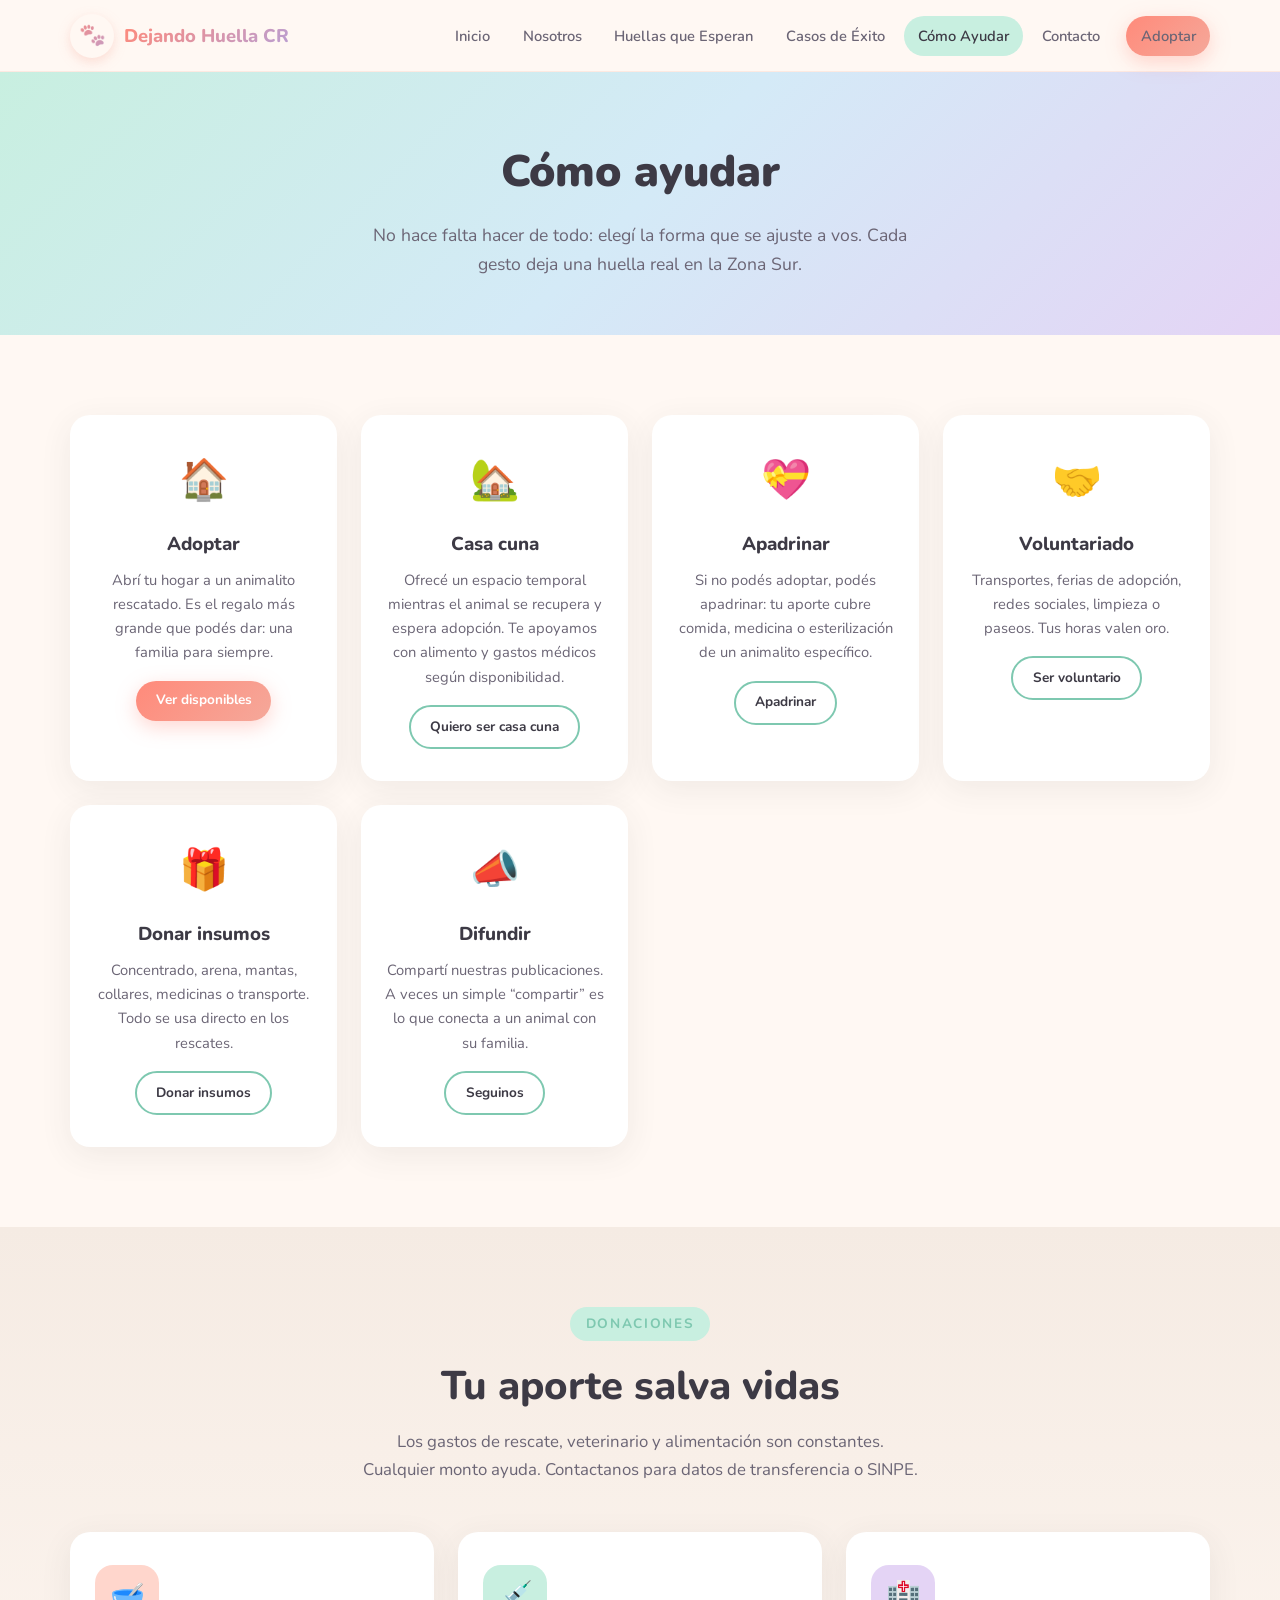
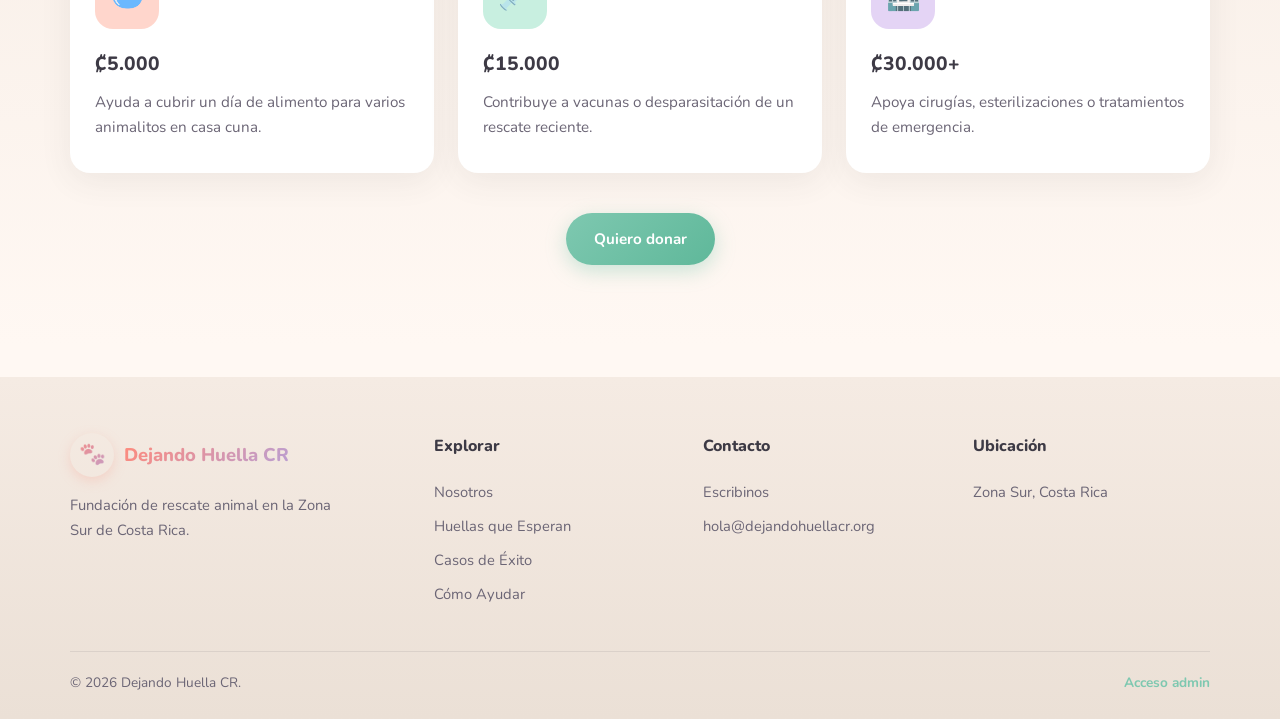
<file: como-ayudar.html>
<!DOCTYPE html>
<html lang="es">
<head>
  <meta charset="UTF-8" />
  <meta name="viewport" content="width=device-width, initial-scale=1.0" />
  <meta name="description" content="Formas de ayudar a Dejando Huella CR: adoptar, apadrinar, donar, ser casa cuna o voluntario en la Zona Sur de Costa Rica." />
  <title>Cómo Ayudar | Dejando Huella CR</title>
  <link rel="preconnect" href="https://fonts.googleapis.com" />
  <link rel="preconnect" href="https://fonts.gstatic.com" crossorigin />
  <link href="https://fonts.googleapis.com/css2?family=Nunito:wght@400;600;700;800;900&display=swap" rel="stylesheet" />
  <link rel="stylesheet" href="css/styles.css" />
  <link rel="icon" href="data:image/svg+xml,<svg xmlns='http://www.w3.org/2000/svg' viewBox='0 0 100 100'><text y='.9em' font-size='90'>🐾</text></svg>" />
</head>
<body>
  <header class="site-header">
    <div class="container nav">
      <a href="index.html" class="logo">
        <span class="logo-icon">🐾</span>
        <span>Dejando Huella CR</span>
      </a>
      <button class="nav-toggle" aria-label="Menú" type="button">
        <span></span><span></span><span></span>
      </button>
      <nav class="nav-links">
        <a href="index.html">Inicio</a>
        <a href="nosotros.html">Nosotros</a>
        <a href="adopcion.html">Huellas que Esperan</a>
        <a href="casos-exito.html">Casos de Éxito</a>
        <a href="como-ayudar.html" class="active">Cómo Ayudar</a>
        <a href="contacto.html">Contacto</a>
        <a href="adopcion.html" class="btn btn-primary btn-sm">Adoptar</a>
      </nav>
    </div>
  </header>

  <main>
    <section class="page-hero">
      <div class="container">
        <h1>Cómo ayudar</h1>
        <p>
          No hace falta hacer de todo: elegí la forma que se ajuste a vos.
          Cada gesto deja una huella real en la Zona Sur.
        </p>
      </div>
    </section>

    <section class="section">
      <div class="container">
        <div class="help-grid">
          <article class="help-card reveal">
            <div class="icon">🏠</div>
            <h3>Adoptar</h3>
            <p>
              Abrí tu hogar a un animalito rescatado. Es el regalo más grande que podés dar:
              una familia para siempre.
            </p>
            <a href="adopcion.html" class="btn btn-primary btn-sm" style="margin-top:1rem">Ver disponibles</a>
          </article>

          <article class="help-card reveal">
            <div class="icon">🏡</div>
            <h3>Casa cuna</h3>
            <p>
              Ofrecé un espacio temporal mientras el animal se recupera y espera adopción.
              Te apoyamos con alimento y gastos médicos según disponibilidad.
            </p>
            <a href="contacto.html?asunto=casa-cuna" class="btn btn-secondary btn-sm" style="margin-top:1rem">Quiero ser casa cuna</a>
          </article>

          <article class="help-card reveal">
            <div class="icon">💝</div>
            <h3>Apadrinar</h3>
            <p>
              Si no podés adoptar, podés apadrinar: tu aporte cubre comida, medicina o esterilización
              de un animalito específico.
            </p>
            <a href="contacto.html?asunto=apadrinar" class="btn btn-secondary btn-sm" style="margin-top:1rem">Apadrinar</a>
          </article>

          <article class="help-card reveal">
            <div class="icon">🤝</div>
            <h3>Voluntariado</h3>
            <p>
              Transportes, ferias de adopción, redes sociales, limpieza o paseos.
              Tus horas valen oro.
            </p>
            <a href="contacto.html?asunto=voluntariado" class="btn btn-secondary btn-sm" style="margin-top:1rem">Ser voluntario</a>
          </article>

          <article class="help-card reveal">
            <div class="icon">🎁</div>
            <h3>Donar insumos</h3>
            <p>
              Concentrado, arena, mantas, collares, medicinas o transporte.
              Todo se usa directo en los rescates.
            </p>
            <a href="contacto.html?asunto=donacion" class="btn btn-secondary btn-sm" style="margin-top:1rem">Donar insumos</a>
          </article>

          <article class="help-card reveal">
            <div class="icon">📣</div>
            <h3>Difundir</h3>
            <p>
              Compartí nuestras publicaciones. A veces un simple “compartir” es lo que
              conecta a un animal con su familia.
            </p>
            <a href="contacto.html" class="btn btn-secondary btn-sm" style="margin-top:1rem">Seguinos</a>
          </article>
        </div>
      </div>
    </section>

    <section class="section section-alt">
      <div class="container">
        <div class="section-title reveal">
          <span class="eyebrow">Donaciones</span>
          <h2>Tu aporte salva vidas</h2>
          <p>
            Los gastos de rescate, veterinario y alimentación son constantes.
            Cualquier monto ayuda. Contactanos para datos de transferencia o SINPE.
          </p>
        </div>
        <div class="features-grid">
          <article class="feature-card reveal">
            <div class="feature-icon">🥣</div>
            <h3>₡5.000</h3>
            <p>Ayuda a cubrir un día de alimento para varios animalitos en casa cuna.</p>
          </article>
          <article class="feature-card reveal">
            <div class="feature-icon">💉</div>
            <h3>₡15.000</h3>
            <p>Contribuye a vacunas o desparasitación de un rescate reciente.</p>
          </article>
          <article class="feature-card reveal">
            <div class="feature-icon">🏥</div>
            <h3>₡30.000+</h3>
            <p>Apoya cirugías, esterilizaciones o tratamientos de emergencia.</p>
          </article>
        </div>
        <div style="text-align:center;margin-top:2.5rem" class="reveal">
          <a href="contacto.html?asunto=donacion" class="btn btn-mint">Quiero donar</a>
        </div>
      </div>
    </section>
  </main>

  <footer class="site-footer">
    <div class="container">
      <div class="footer-grid">
        <div class="footer-brand">
          <a href="index.html" class="logo">
            <span class="logo-icon">🐾</span>
            <span>Dejando Huella CR</span>
          </a>
          <p>Fundación de rescate animal en la Zona Sur de Costa Rica.</p>
        </div>
        <div class="footer-col">
          <h4>Explorar</h4>
          <a href="nosotros.html">Nosotros</a>
          <a href="adopcion.html">Huellas que Esperan</a>
          <a href="casos-exito.html">Casos de Éxito</a>
          <a href="como-ayudar.html">Cómo Ayudar</a>
        </div>
        <div class="footer-col">
          <h4>Contacto</h4>
          <a href="contacto.html">Escribinos</a>
          <a href="mailto:hola@dejandohuellacr.org">hola@dejandohuellacr.org</a>
        </div>
        <div class="footer-col">
          <h4>Ubicación</h4>
          <a href="contacto.html">Zona Sur, Costa Rica</a>
        </div>
      </div>
      <div class="footer-bottom">
        <span>© 2026 Dejando Huella CR.</span>
        <a href="admin/login.html">Acceso admin</a>
      </div>
    </div>
  </footer>

  <script src="js/app.js"></script>
</body>
</html>
</file>
<file: css/styles.css>
/* ============================================
   Dejando Huella CR — Estilos principales
   Paleta pastel amigable · Responsive
   ============================================ */

:root {
  --peach: #ffd6cc;
  --peach-deep: #f5a89a;
  --mint: #c8efe0;
  --mint-deep: #7ec8b0;
  --lavender: #e4d4f5;
  --lavender-deep: #b89fd4;
  --cream: #fff8f3;
  --cream-dark: #f5ebe3;
  --sky: #d4eaf7;
  --sky-deep: #8ec5e0;
  --butter: #fff3c4;
  --coral: #ff8a7a;
  --soft-pink: #f8c8d8;
  --text: #3d3a45;
  --text-muted: #6b6575;
  --white: #ffffff;
  --shadow: 0 8px 32px rgba(61, 58, 69, 0.08);
  --shadow-hover: 0 16px 48px rgba(61, 58, 69, 0.14);
  --radius: 20px;
  --radius-sm: 12px;
  --radius-pill: 999px;
  --font: "Nunito", "Segoe UI", system-ui, sans-serif;
  --transition: 0.35s cubic-bezier(0.4, 0, 0.2, 1);
  --header-h: 72px;
}

*,
*::before,
*::after {
  box-sizing: border-box;
  margin: 0;
  padding: 0;
}

html {
  scroll-behavior: smooth;
}

body {
  font-family: var(--font);
  color: var(--text);
  background: var(--cream);
  line-height: 1.65;
  overflow-x: hidden;
}

img {
  max-width: 100%;
  display: block;
}

a {
  color: inherit;
  text-decoration: none;
}

ul {
  list-style: none;
}

button,
input,
select,
textarea {
  font-family: inherit;
}

/* ---------- Utilities ---------- */
.container {
  width: min(1140px, 92%);
  margin-inline: auto;
}

.section {
  padding: 5rem 0;
}

.section-alt {
  background: linear-gradient(180deg, var(--cream-dark) 0%, var(--cream) 100%);
}

.section-title {
  text-align: center;
  margin-bottom: 3rem;
}

.section-title .eyebrow {
  display: inline-block;
  font-size: 0.85rem;
  font-weight: 700;
  letter-spacing: 0.12em;
  text-transform: uppercase;
  color: var(--mint-deep);
  background: var(--mint);
  padding: 0.35rem 1rem;
  border-radius: var(--radius-pill);
  margin-bottom: 0.75rem;
}

.section-title h2 {
  font-size: clamp(1.75rem, 4vw, 2.5rem);
  font-weight: 800;
  color: var(--text);
  margin-bottom: 0.6rem;
}

.section-title p {
  color: var(--text-muted);
  max-width: 560px;
  margin-inline: auto;
  font-size: 1.05rem;
}

.btn {
  display: inline-flex;
  align-items: center;
  justify-content: center;
  gap: 0.5rem;
  padding: 0.85rem 1.75rem;
  border-radius: var(--radius-pill);
  font-weight: 700;
  font-size: 0.95rem;
  border: none;
  cursor: pointer;
  transition: transform var(--transition), box-shadow var(--transition),
    background var(--transition);
}

.btn:hover {
  transform: translateY(-2px);
}

.btn-primary {
  background: linear-gradient(135deg, var(--coral), var(--peach-deep));
  color: var(--white);
  box-shadow: 0 6px 20px rgba(255, 138, 122, 0.35);
}

.btn-primary:hover {
  box-shadow: 0 10px 28px rgba(255, 138, 122, 0.45);
}

.btn-secondary {
  background: var(--white);
  color: var(--text);
  border: 2px solid var(--mint-deep);
}

.btn-secondary:hover {
  background: var(--mint);
}

.btn-mint {
  background: linear-gradient(135deg, var(--mint-deep), #5fb89a);
  color: var(--white);
  box-shadow: 0 6px 20px rgba(126, 200, 176, 0.4);
}

.btn-lavender {
  background: linear-gradient(135deg, var(--lavender-deep), #9b7fc4);
  color: var(--white);
}

.btn-sm {
  padding: 0.55rem 1.2rem;
  font-size: 0.85rem;
}

/* ---------- Header ---------- */
.site-header {
  position: sticky;
  top: 0;
  z-index: 1000;
  background: rgba(255, 248, 243, 0.9);
  backdrop-filter: blur(14px);
  border-bottom: 1px solid rgba(245, 168, 154, 0.2);
  height: var(--header-h);
}

.nav {
  display: flex;
  align-items: center;
  justify-content: space-between;
  height: var(--header-h);
  gap: 1rem;
}

.logo {
  display: flex;
  align-items: center;
  gap: 0.65rem;
  font-weight: 800;
  font-size: 1.15rem;
  z-index: 1001;
}

.logo-icon {
  width: 44px;
  height: 44px;
  border-radius: 50%;
  background: linear-gradient(135deg, var(--peach), var(--soft-pink));
  display: grid;
  place-items: center;
  font-size: 1.35rem;
  box-shadow: 0 4px 12px rgba(245, 168, 154, 0.35);
  animation: pawPulse 3s ease-in-out infinite;
}

@keyframes pawPulse {
  0%,
  100% {
    transform: scale(1);
  }
  50% {
    transform: scale(1.06);
  }
}

.logo span {
  background: linear-gradient(135deg, var(--coral), var(--lavender-deep));
  -webkit-background-clip: text;
  background-clip: text;
  -webkit-text-fill-color: transparent;
}

.nav-links {
  display: flex;
  align-items: center;
  gap: 0.25rem;
}

.nav-links a {
  padding: 0.5rem 0.9rem;
  border-radius: var(--radius-pill);
  font-weight: 600;
  font-size: 0.92rem;
  color: var(--text-muted);
  transition: background var(--transition), color var(--transition);
}

.nav-links a:hover,
.nav-links a.active {
  background: var(--mint);
  color: var(--text);
}

.nav-links .btn {
  margin-left: 0.5rem;
}

.nav-toggle {
  display: none;
  flex-direction: column;
  gap: 5px;
  background: none;
  border: none;
  cursor: pointer;
  padding: 8px;
  z-index: 1001;
}

.nav-toggle span {
  display: block;
  width: 24px;
  height: 2.5px;
  background: var(--text);
  border-radius: 2px;
  transition: var(--transition);
}

/* ---------- Hero ---------- */
.hero {
  position: relative;
  min-height: calc(100vh - var(--header-h));
  display: flex;
  align-items: center;
  overflow: hidden;
  background: linear-gradient(
    135deg,
    var(--cream) 0%,
    var(--peach) 35%,
    var(--lavender) 70%,
    var(--mint) 100%
  );
  padding: 3rem 0 4rem;
}

.hero-blobs {
  position: absolute;
  inset: 0;
  pointer-events: none;
  overflow: hidden;
}

.blob {
  position: absolute;
  border-radius: 50%;
  filter: blur(40px);
  opacity: 0.55;
  animation: float 12s ease-in-out infinite;
}

.blob-1 {
  width: 320px;
  height: 320px;
  background: var(--soft-pink);
  top: -80px;
  right: 10%;
  animation-delay: 0s;
}

.blob-2 {
  width: 260px;
  height: 260px;
  background: var(--sky);
  bottom: 5%;
  left: -40px;
  animation-delay: -4s;
}

.blob-3 {
  width: 200px;
  height: 200px;
  background: var(--butter);
  top: 40%;
  right: -30px;
  animation-delay: -7s;
}

@keyframes float {
  0%,
  100% {
    transform: translate(0, 0) scale(1);
  }
  33% {
    transform: translate(20px, -25px) scale(1.05);
  }
  66% {
    transform: translate(-15px, 15px) scale(0.95);
  }
}

.hero-grid {
  position: relative;
  display: grid;
  grid-template-columns: 1.1fr 1fr;
  gap: 3rem;
  align-items: center;
}

.hero-content h1 {
  font-size: clamp(2.2rem, 5vw, 3.4rem);
  font-weight: 900;
  line-height: 1.15;
  margin-bottom: 1.25rem;
}

.hero-content h1 em {
  font-style: normal;
  background: linear-gradient(135deg, var(--coral), var(--lavender-deep));
  -webkit-background-clip: text;
  background-clip: text;
  -webkit-text-fill-color: transparent;
}

.hero-content .lead {
  font-size: 1.15rem;
  color: var(--text-muted);
  margin-bottom: 2rem;
  max-width: 480px;
}

.hero-actions {
  display: flex;
  flex-wrap: wrap;
  gap: 0.85rem;
  margin-bottom: 2.5rem;
}

.hero-stats {
  display: flex;
  gap: 2rem;
  flex-wrap: wrap;
}

.stat {
  text-align: left;
}

.stat strong {
  display: block;
  font-size: 1.75rem;
  font-weight: 800;
  color: var(--coral);
}

.stat span {
  font-size: 0.85rem;
  color: var(--text-muted);
  font-weight: 600;
}

.hero-visual {
  position: relative;
}

.hero-card {
  border-radius: 28px;
  overflow: hidden;
  box-shadow: var(--shadow-hover);
  transform: rotate(2deg);
  transition: transform var(--transition);
  animation: gentleFloat 6s ease-in-out infinite;
}

.hero-card:hover {
  transform: rotate(0deg) scale(1.02);
}

.hero-card img {
  width: 100%;
  height: 420px;
  object-fit: cover;
}

@keyframes gentleFloat {
  0%,
  100% {
    transform: rotate(2deg) translateY(0);
  }
  50% {
    transform: rotate(1deg) translateY(-12px);
  }
}

.hero-badge {
  position: absolute;
  bottom: -16px;
  left: -16px;
  background: var(--white);
  padding: 1rem 1.25rem;
  border-radius: var(--radius);
  box-shadow: var(--shadow);
  display: flex;
  align-items: center;
  gap: 0.75rem;
  animation: fadeUp 0.8s ease 0.3s both;
}

.hero-badge .emoji {
  font-size: 1.75rem;
}

.hero-badge strong {
  display: block;
  font-size: 0.95rem;
}

.hero-badge span {
  font-size: 0.8rem;
  color: var(--text-muted);
}

/* ---------- Features / Mission ---------- */
.features-grid {
  display: grid;
  grid-template-columns: repeat(3, 1fr);
  gap: 1.5rem;
}

.feature-card {
  background: var(--white);
  border-radius: var(--radius);
  padding: 2rem 1.5rem;
  box-shadow: var(--shadow);
  transition: transform var(--transition), box-shadow var(--transition);
  border: 1px solid rgba(255, 255, 255, 0.8);
}

.feature-card:hover {
  transform: translateY(-8px);
  box-shadow: var(--shadow-hover);
}

.feature-icon {
  width: 64px;
  height: 64px;
  border-radius: 18px;
  display: grid;
  place-items: center;
  font-size: 1.75rem;
  margin-bottom: 1.25rem;
}

.feature-card:nth-child(1) .feature-icon {
  background: var(--peach);
}
.feature-card:nth-child(2) .feature-icon {
  background: var(--mint);
}
.feature-card:nth-child(3) .feature-icon {
  background: var(--lavender);
}

.feature-card h3 {
  font-size: 1.2rem;
  font-weight: 800;
  margin-bottom: 0.6rem;
}

.feature-card p {
  color: var(--text-muted);
  font-size: 0.95rem;
}

/* ---------- About page ---------- */
.page-hero {
  background: linear-gradient(135deg, var(--mint) 0%, var(--sky) 50%, var(--lavender) 100%);
  padding: 4rem 0 3.5rem;
  text-align: center;
  position: relative;
  overflow: hidden;
}

.page-hero h1 {
  font-size: clamp(1.9rem, 4vw, 2.75rem);
  font-weight: 900;
  margin-bottom: 0.75rem;
}

.page-hero p {
  color: var(--text-muted);
  max-width: 560px;
  margin-inline: auto;
  font-size: 1.1rem;
}

.about-grid {
  display: grid;
  grid-template-columns: 1fr 1fr;
  gap: 3rem;
  align-items: center;
}

.about-image {
  border-radius: var(--radius);
  overflow: hidden;
  box-shadow: var(--shadow-hover);
}

.about-image img {
  width: 100%;
  height: 380px;
  object-fit: cover;
  transition: transform 0.6s ease;
}

.about-image:hover img {
  transform: scale(1.05);
}

.about-text h2 {
  font-size: 1.85rem;
  font-weight: 800;
  margin-bottom: 1rem;
}

.about-text p {
  color: var(--text-muted);
  margin-bottom: 1rem;
}

.values-grid {
  display: grid;
  grid-template-columns: repeat(2, 1fr);
  gap: 1.25rem;
  margin-top: 1.5rem;
}

.value-item {
  background: var(--white);
  padding: 1.25rem;
  border-radius: var(--radius-sm);
  box-shadow: var(--shadow);
  border-left: 4px solid var(--mint-deep);
}

.value-item h4 {
  font-weight: 800;
  margin-bottom: 0.35rem;
}

.value-item p {
  font-size: 0.9rem;
  color: var(--text-muted);
  margin: 0;
}

/* ---------- Animals (Huellas que Esperan) ---------- */
.filters {
  display: flex;
  flex-wrap: wrap;
  gap: 0.65rem;
  justify-content: center;
  margin-bottom: 2.5rem;
}

.filter-btn {
  padding: 0.55rem 1.25rem;
  border-radius: var(--radius-pill);
  border: 2px solid transparent;
  background: var(--white);
  font-weight: 700;
  font-size: 0.9rem;
  color: var(--text-muted);
  cursor: pointer;
  transition: var(--transition);
  box-shadow: var(--shadow);
}

.filter-btn:hover,
.filter-btn.active {
  background: var(--mint);
  color: var(--text);
  border-color: var(--mint-deep);
}

.animals-grid {
  display: grid;
  grid-template-columns: repeat(auto-fill, minmax(280px, 1fr));
  gap: 1.75rem;
}

.animal-card {
  background: var(--white);
  border-radius: var(--radius);
  overflow: hidden;
  box-shadow: var(--shadow);
  transition: transform var(--transition), box-shadow var(--transition);
  animation: fadeUp 0.5s ease both;
}

.animal-card:hover {
  transform: translateY(-8px);
  box-shadow: var(--shadow-hover);
}

.animal-img-wrap {
  position: relative;
  height: 220px;
  overflow: hidden;
}

.animal-img-wrap img {
  width: 100%;
  height: 100%;
  object-fit: cover;
  transition: transform 0.5s ease;
}

.animal-card:hover .animal-img-wrap img {
  transform: scale(1.08);
}

.animal-badge {
  position: absolute;
  top: 12px;
  left: 12px;
  background: rgba(255, 255, 255, 0.92);
  backdrop-filter: blur(6px);
  padding: 0.3rem 0.75rem;
  border-radius: var(--radius-pill);
  font-size: 0.75rem;
  font-weight: 800;
  text-transform: uppercase;
  letter-spacing: 0.04em;
}

.animal-badge.perro {
  color: #c45c4a;
  background: rgba(255, 214, 204, 0.95);
}

.animal-badge.gato {
  color: #6b4fa0;
  background: rgba(228, 212, 245, 0.95);
}

.animal-body {
  padding: 1.35rem 1.35rem 1.5rem;
}

.animal-body h3 {
  font-size: 1.25rem;
  font-weight: 800;
  margin-bottom: 0.35rem;
}

.animal-meta {
  display: flex;
  flex-wrap: wrap;
  gap: 0.5rem;
  margin-bottom: 0.75rem;
}

.animal-meta span {
  font-size: 0.78rem;
  font-weight: 700;
  background: var(--cream-dark);
  padding: 0.25rem 0.65rem;
  border-radius: var(--radius-pill);
  color: var(--text-muted);
}

.animal-body p {
  font-size: 0.92rem;
  color: var(--text-muted);
  margin-bottom: 1.1rem;
  display: -webkit-box;
  -webkit-line-clamp: 3;
  -webkit-box-orient: vertical;
  overflow: hidden;
}

.animal-body .btn {
  width: 100%;
}

.empty-state,
.loading-state {
  text-align: center;
  padding: 3rem 1rem;
  color: var(--text-muted);
  grid-column: 1 / -1;
}

.loading-state .spinner {
  width: 48px;
  height: 48px;
  border: 4px solid var(--mint);
  border-top-color: var(--mint-deep);
  border-radius: 50%;
  margin: 0 auto 1rem;
  animation: spin 0.8s linear infinite;
}

@keyframes spin {
  to {
    transform: rotate(360deg);
  }
}

/* ---------- Modal ---------- */
.modal-overlay {
  position: fixed;
  inset: 0;
  background: rgba(61, 58, 69, 0.45);
  backdrop-filter: blur(4px);
  z-index: 2000;
  display: flex;
  align-items: center;
  justify-content: center;
  padding: 1.5rem;
  opacity: 0;
  visibility: hidden;
  transition: opacity 0.3s ease, visibility 0.3s ease;
}

.modal-overlay.open {
  opacity: 1;
  visibility: visible;
}

.modal {
  background: var(--white);
  border-radius: var(--radius);
  max-width: 640px;
  width: 100%;
  max-height: 90vh;
  overflow-y: auto;
  box-shadow: var(--shadow-hover);
  transform: translateY(20px) scale(0.96);
  transition: transform 0.3s ease;
}

.modal-overlay.open .modal {
  transform: translateY(0) scale(1);
}

.modal-img {
  width: 100%;
  height: 280px;
  object-fit: cover;
}

.modal-body {
  padding: 1.75rem;
}

.modal-body h2 {
  font-size: 1.6rem;
  font-weight: 800;
  margin-bottom: 0.5rem;
}

.modal-close {
  position: absolute;
  top: 1rem;
  right: 1rem;
  width: 40px;
  height: 40px;
  border-radius: 50%;
  border: none;
  background: var(--white);
  box-shadow: var(--shadow);
  font-size: 1.25rem;
  cursor: pointer;
  display: grid;
  place-items: center;
  transition: background var(--transition);
  z-index: 2;
}

.modal-close:hover {
  background: var(--peach);
}

.modal {
  position: relative;
}

/* ---------- Success stories ---------- */
.stories-grid {
  display: grid;
  grid-template-columns: repeat(auto-fill, minmax(320px, 1fr));
  gap: 1.75rem;
}

.story-card {
  background: var(--white);
  border-radius: var(--radius);
  overflow: hidden;
  box-shadow: var(--shadow);
  transition: transform var(--transition), box-shadow var(--transition);
}

.story-card:hover {
  transform: translateY(-6px);
  box-shadow: var(--shadow-hover);
}

.story-card img {
  width: 100%;
  height: 220px;
  object-fit: cover;
}

.story-body {
  padding: 1.5rem;
}

.story-body .tag {
  display: inline-block;
  font-size: 0.75rem;
  font-weight: 800;
  text-transform: uppercase;
  letter-spacing: 0.06em;
  color: var(--mint-deep);
  background: var(--mint);
  padding: 0.25rem 0.7rem;
  border-radius: var(--radius-pill);
  margin-bottom: 0.75rem;
}

.story-body h3 {
  font-size: 1.25rem;
  font-weight: 800;
  margin-bottom: 0.5rem;
}

.story-body p {
  color: var(--text-muted);
  font-size: 0.95rem;
}

.story-quote {
  margin-top: 1rem;
  padding: 1rem;
  background: var(--cream-dark);
  border-radius: var(--radius-sm);
  border-left: 3px solid var(--peach-deep);
  font-style: italic;
  font-size: 0.9rem;
  color: var(--text);
}

/* ---------- How to help ---------- */
.help-grid {
  display: grid;
  grid-template-columns: repeat(auto-fill, minmax(250px, 1fr));
  gap: 1.5rem;
}

.help-card {
  background: var(--white);
  border-radius: var(--radius);
  padding: 2rem 1.5rem;
  text-align: center;
  box-shadow: var(--shadow);
  transition: transform var(--transition);
}

.help-card:hover {
  transform: translateY(-6px);
}

.help-card .icon {
  font-size: 2.5rem;
  margin-bottom: 1rem;
}

.help-card h3 {
  font-weight: 800;
  margin-bottom: 0.5rem;
}

.help-card p {
  color: var(--text-muted);
  font-size: 0.92rem;
}

/* ---------- Contact ---------- */
.contact-grid {
  display: grid;
  grid-template-columns: 1fr 1.1fr;
  gap: 2.5rem;
  align-items: start;
}

.contact-info {
  display: flex;
  flex-direction: column;
  gap: 1.25rem;
}

.contact-item {
  display: flex;
  gap: 1rem;
  align-items: flex-start;
  background: var(--white);
  padding: 1.25rem;
  border-radius: var(--radius-sm);
  box-shadow: var(--shadow);
}

.contact-item .icon {
  width: 48px;
  height: 48px;
  border-radius: 14px;
  background: var(--mint);
  display: grid;
  place-items: center;
  font-size: 1.25rem;
  flex-shrink: 0;
}

.contact-item h4 {
  font-weight: 800;
  margin-bottom: 0.2rem;
}

.contact-item p {
  color: var(--text-muted);
  font-size: 0.92rem;
}

.contact-form {
  background: var(--white);
  padding: 2rem;
  border-radius: var(--radius);
  box-shadow: var(--shadow);
}

.form-group {
  margin-bottom: 1.15rem;
}

.form-group label {
  display: block;
  font-weight: 700;
  font-size: 0.9rem;
  margin-bottom: 0.4rem;
}

.form-group input,
.form-group select,
.form-group textarea {
  width: 100%;
  padding: 0.8rem 1rem;
  border: 2px solid var(--cream-dark);
  border-radius: var(--radius-sm);
  background: var(--cream);
  font-size: 0.95rem;
  color: var(--text);
  transition: border-color var(--transition), box-shadow var(--transition);
  outline: none;
}

.form-group input:focus,
.form-group select:focus,
.form-group textarea:focus {
  border-color: var(--mint-deep);
  box-shadow: 0 0 0 4px rgba(126, 200, 176, 0.2);
}

.form-group textarea {
  min-height: 130px;
  resize: vertical;
}

.form-row {
  display: grid;
  grid-template-columns: 1fr 1fr;
  gap: 1rem;
}

.form-message {
  padding: 0.85rem 1rem;
  border-radius: var(--radius-sm);
  font-weight: 600;
  font-size: 0.9rem;
  margin-bottom: 1rem;
  display: none;
}

.form-message.success {
  display: block;
  background: var(--mint);
  color: #2a6b55;
}

.form-message.error {
  display: block;
  background: var(--peach);
  color: #8b3a30;
}

/* ---------- CTA banner ---------- */
.cta-banner {
  background: linear-gradient(135deg, var(--coral), var(--lavender-deep));
  border-radius: var(--radius);
  padding: 3rem 2.5rem;
  text-align: center;
  color: var(--white);
  position: relative;
  overflow: hidden;
}

.cta-banner h2 {
  font-size: clamp(1.5rem, 3vw, 2rem);
  font-weight: 900;
  margin-bottom: 0.75rem;
}

.cta-banner p {
  opacity: 0.92;
  margin-bottom: 1.5rem;
  max-width: 480px;
  margin-inline: auto;
}

.cta-banner .btn {
  background: var(--white);
  color: var(--text);
}

.cta-banner .btn:hover {
  background: var(--butter);
}

/* ---------- Footer ---------- */
.site-footer {
  background: linear-gradient(180deg, var(--cream-dark), #ebe0d6);
  padding: 3.5rem 0 1.5rem;
  margin-top: 2rem;
}

.footer-grid {
  display: grid;
  grid-template-columns: 1.4fr 1fr 1fr 1fr;
  gap: 2rem;
  margin-bottom: 2.5rem;
}

.footer-brand .logo {
  margin-bottom: 1rem;
}

.footer-brand p {
  color: var(--text-muted);
  font-size: 0.92rem;
  max-width: 280px;
}

.footer-col h4 {
  font-weight: 800;
  margin-bottom: 1rem;
  font-size: 1rem;
}

.footer-col a {
  display: block;
  color: var(--text-muted);
  font-size: 0.92rem;
  padding: 0.3rem 0;
  transition: color var(--transition);
}

.footer-col a:hover {
  color: var(--coral);
}

.footer-bottom {
  border-top: 1px solid rgba(61, 58, 69, 0.1);
  padding-top: 1.25rem;
  display: flex;
  flex-wrap: wrap;
  justify-content: space-between;
  gap: 0.75rem;
  font-size: 0.85rem;
  color: var(--text-muted);
}

.footer-bottom a {
  color: var(--mint-deep);
  font-weight: 700;
}

/* ---------- Animations ---------- */
@keyframes fadeUp {
  from {
    opacity: 0;
    transform: translateY(24px);
  }
  to {
    opacity: 1;
    transform: translateY(0);
  }
}

.reveal {
  opacity: 0;
  transform: translateY(28px);
  transition: opacity 0.7s ease, transform 0.7s ease;
}

.reveal.visible {
  opacity: 1;
  transform: translateY(0);
}

/* ---------- Responsive ---------- */
@media (max-width: 960px) {
  .hero-grid,
  .about-grid,
  .contact-grid {
    grid-template-columns: 1fr;
  }

  .hero-visual {
    order: -1;
    max-width: 420px;
    margin-inline: auto;
  }

  .hero-card img {
    height: 300px;
  }

  .features-grid {
    grid-template-columns: 1fr;
  }

  .footer-grid {
    grid-template-columns: 1fr 1fr;
  }

  .nav-toggle {
    display: flex;
  }

  .nav-links {
    position: fixed;
    inset: 0;
    background: rgba(255, 248, 243, 0.98);
    flex-direction: column;
    justify-content: center;
    gap: 0.5rem;
    opacity: 0;
    visibility: hidden;
    transition: opacity 0.3s ease, visibility 0.3s ease;
  }

  .nav-links.open {
    opacity: 1;
    visibility: visible;
  }

  .nav-links a {
    font-size: 1.15rem;
    padding: 0.75rem 1.5rem;
  }

  .nav-links .btn {
    margin: 0.75rem 0 0;
  }

  .nav-toggle.open span:nth-child(1) {
    transform: translateY(7.5px) rotate(45deg);
  }

  .nav-toggle.open span:nth-child(2) {
    opacity: 0;
  }

  .nav-toggle.open span:nth-child(3) {
    transform: translateY(-7.5px) rotate(-45deg);
  }
}

@media (max-width: 600px) {
  .section {
    padding: 3.5rem 0;
  }

  .form-row {
    grid-template-columns: 1fr;
  }

  .footer-grid {
    grid-template-columns: 1fr;
  }

  .hero-stats {
    gap: 1.25rem;
  }

  .values-grid {
    grid-template-columns: 1fr;
  }

  .hero-badge {
    left: 8px;
    bottom: -12px;
  }
}
</file>
